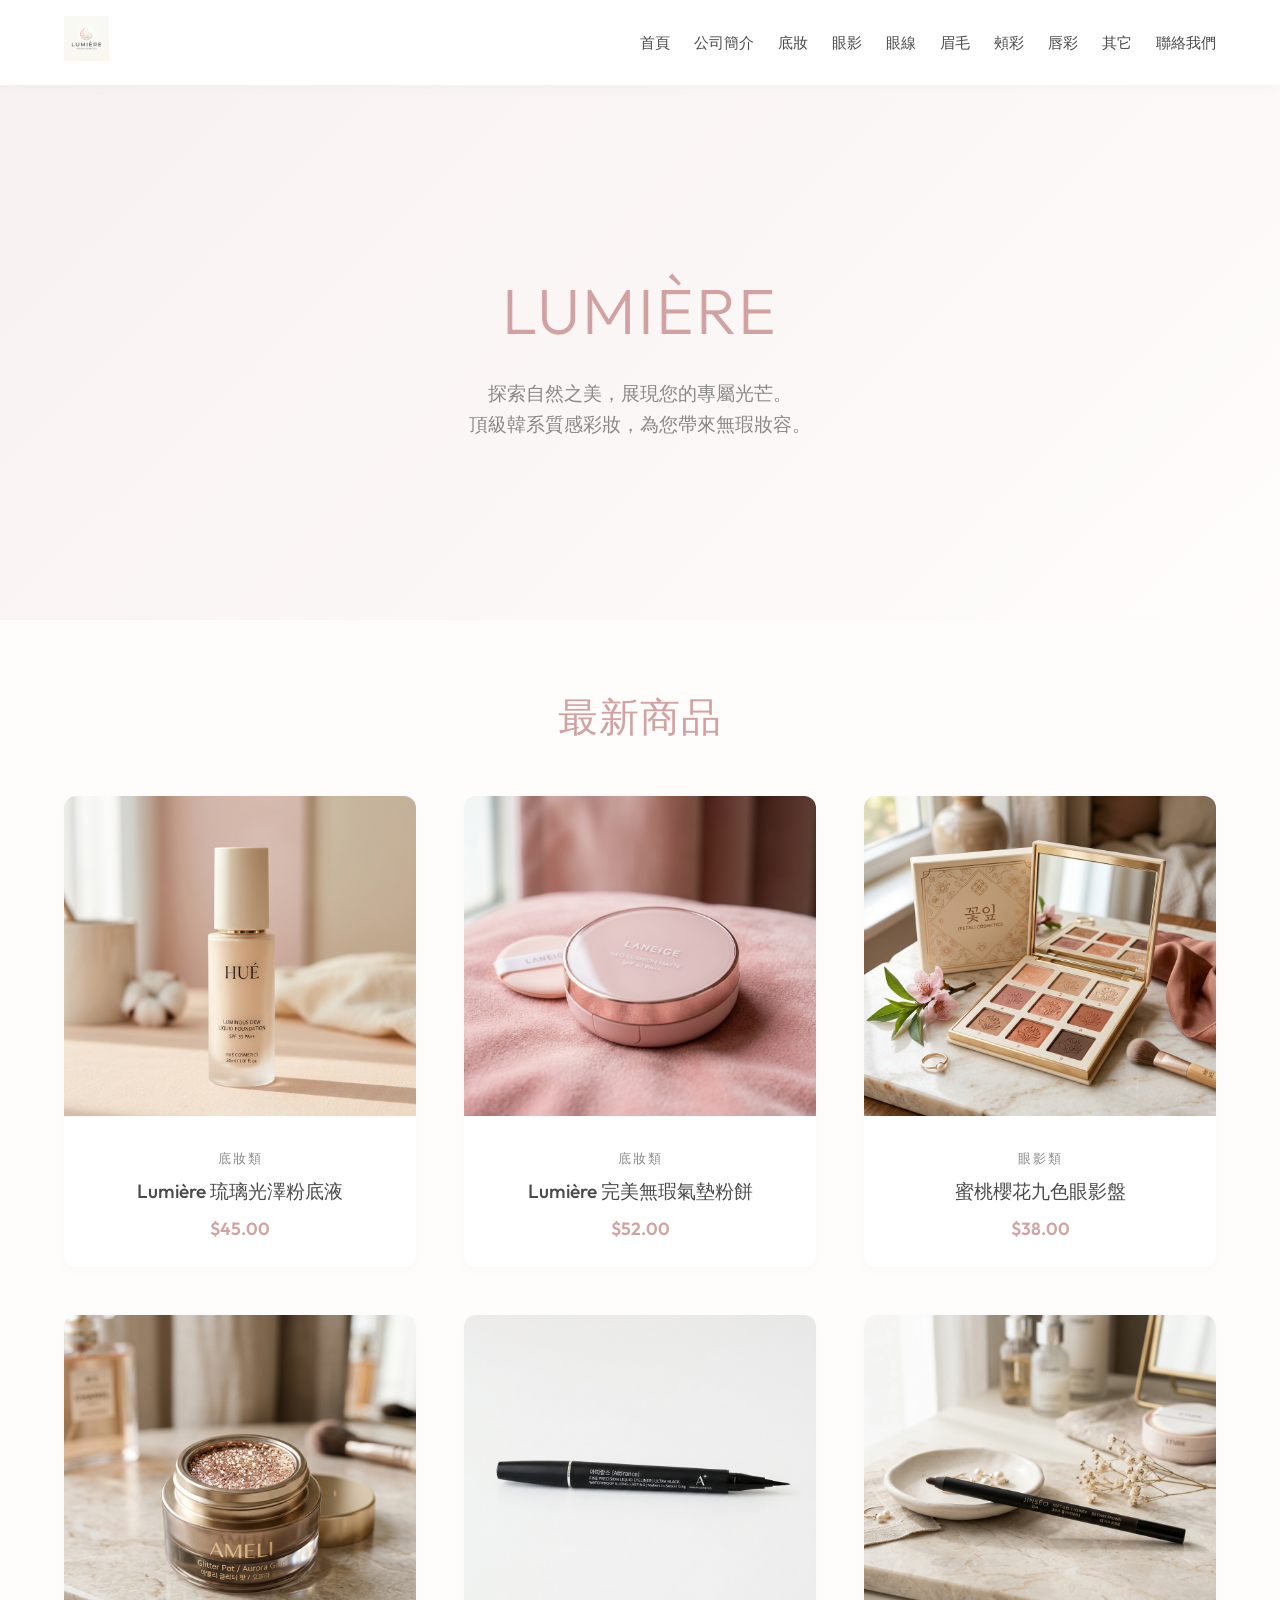
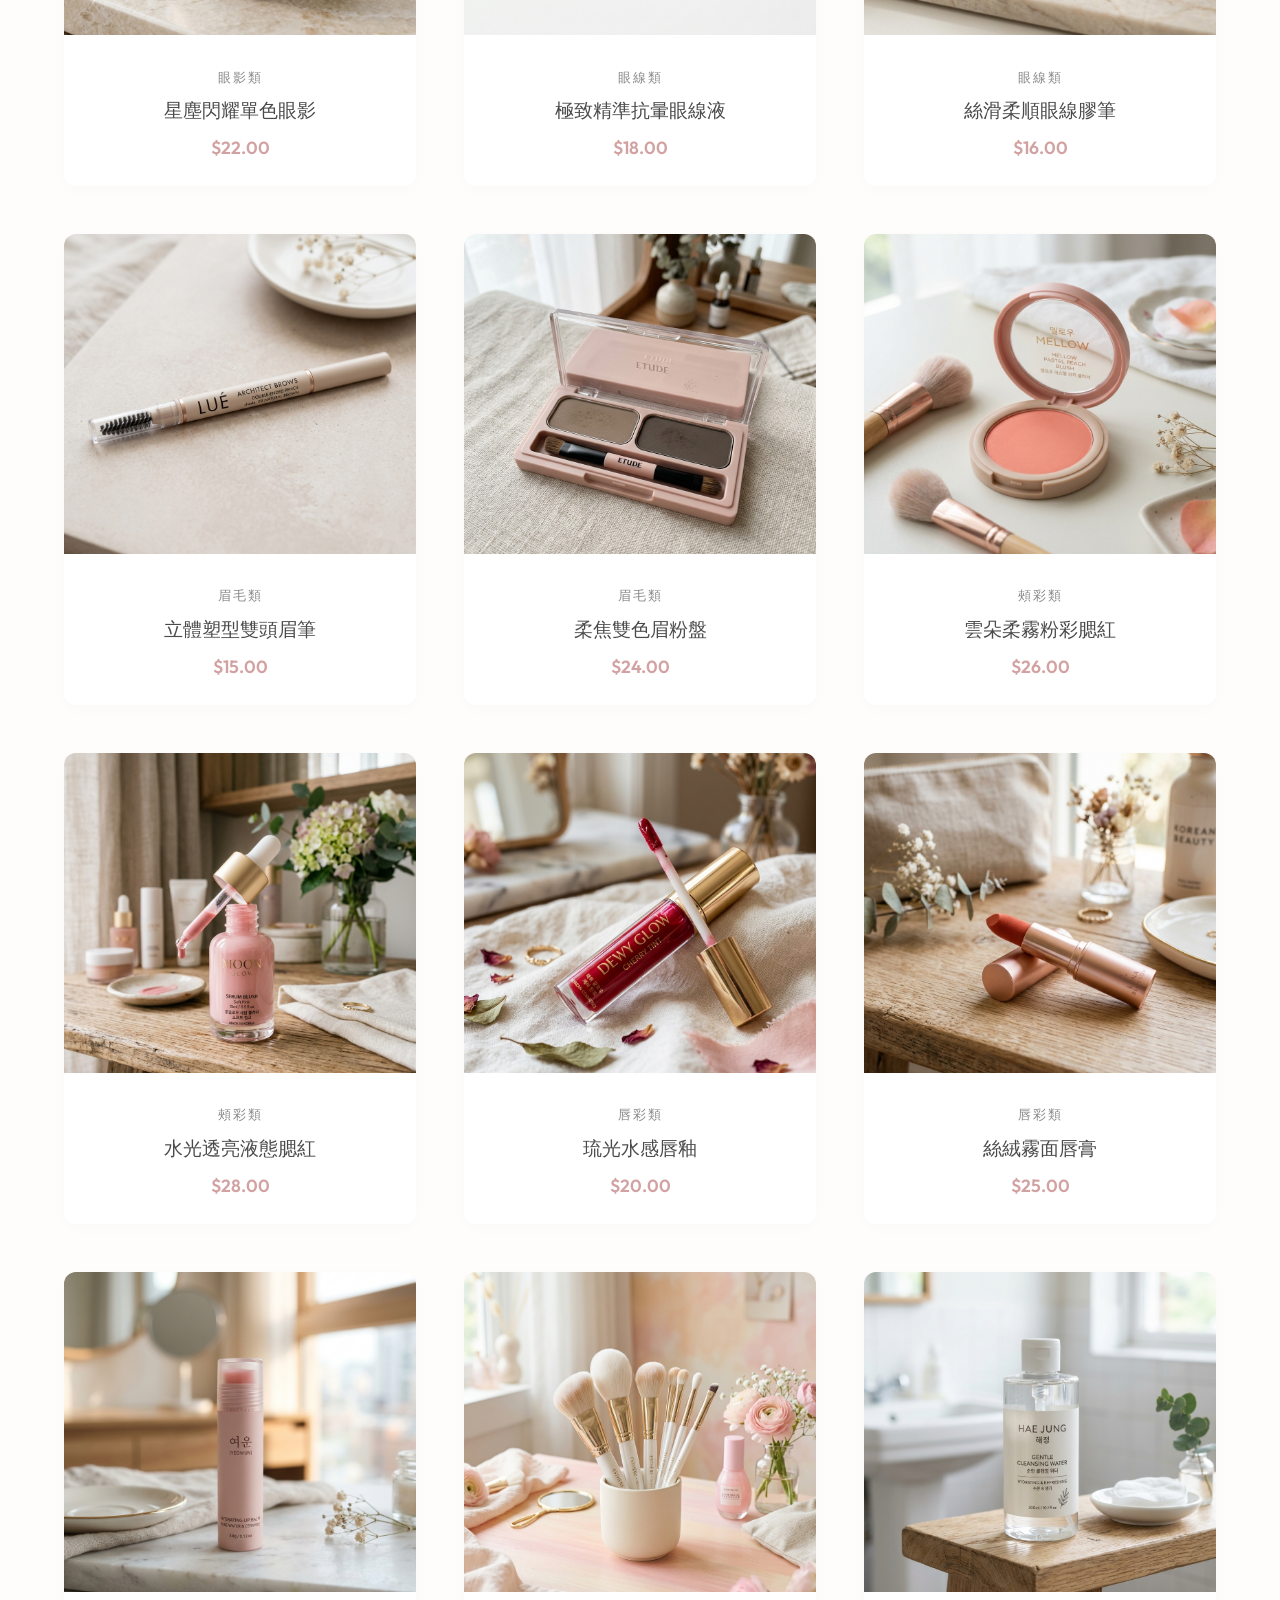
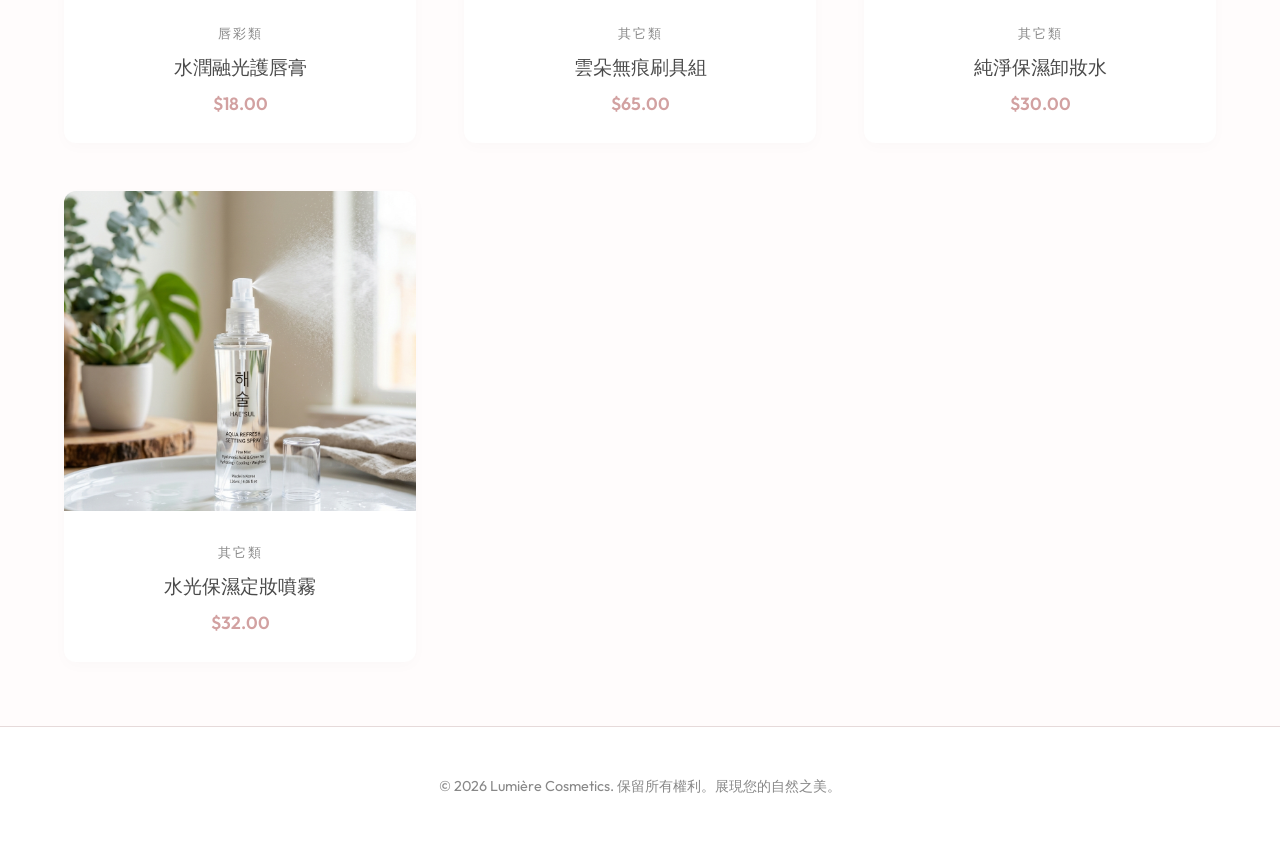
<file: index.html>
<!DOCTYPE html>
<html lang="zh-TW">
<head>
  <meta charset="UTF-8">
  <meta name="viewport" content="width=device-width, initial-scale=1.0">
  <title>Lumière | 韓系精緻彩妝首頁</title>
  <meta name="description" content="Lumière 提供最優質的韓系美妝產品，讓您散發自然光彩。">
  <meta name="keywords" content="Lumière,韓系,美妝,彩妝">
  <link rel="stylesheet" href="style.css">
  <script src="data.js"></script>
  <script src="layout.js"></script>
  <meta name="google-site-verification" content="i4EcsELhEtxRCLTuMfACZp9pD4RIyQq3oI4_LO9Z-TU" />
</head>
<body>
  <div class="main-content">
    <section class="hero">
      <div>
        <h1>LUMIÈRE</h1>
        <p>探索自然之美，展現您的專屬光芒。<br>頂級韓系質感彩妝，為您帶來無瑕妝容。</p>
      </div>
    </section>

    <div class="container">
      <h2 class="section-title">最新商品</h2>
      <div class="products-grid" id="products-grid">
        <!-- Products will be injected here by JS -->
      </div>
    </div>
  </div>

  <script>
    document.addEventListener('DOMContentLoaded', () => {
      // Render all products on home page
      renderProducts();
    });
  </script>
</body>
</html>
</file>
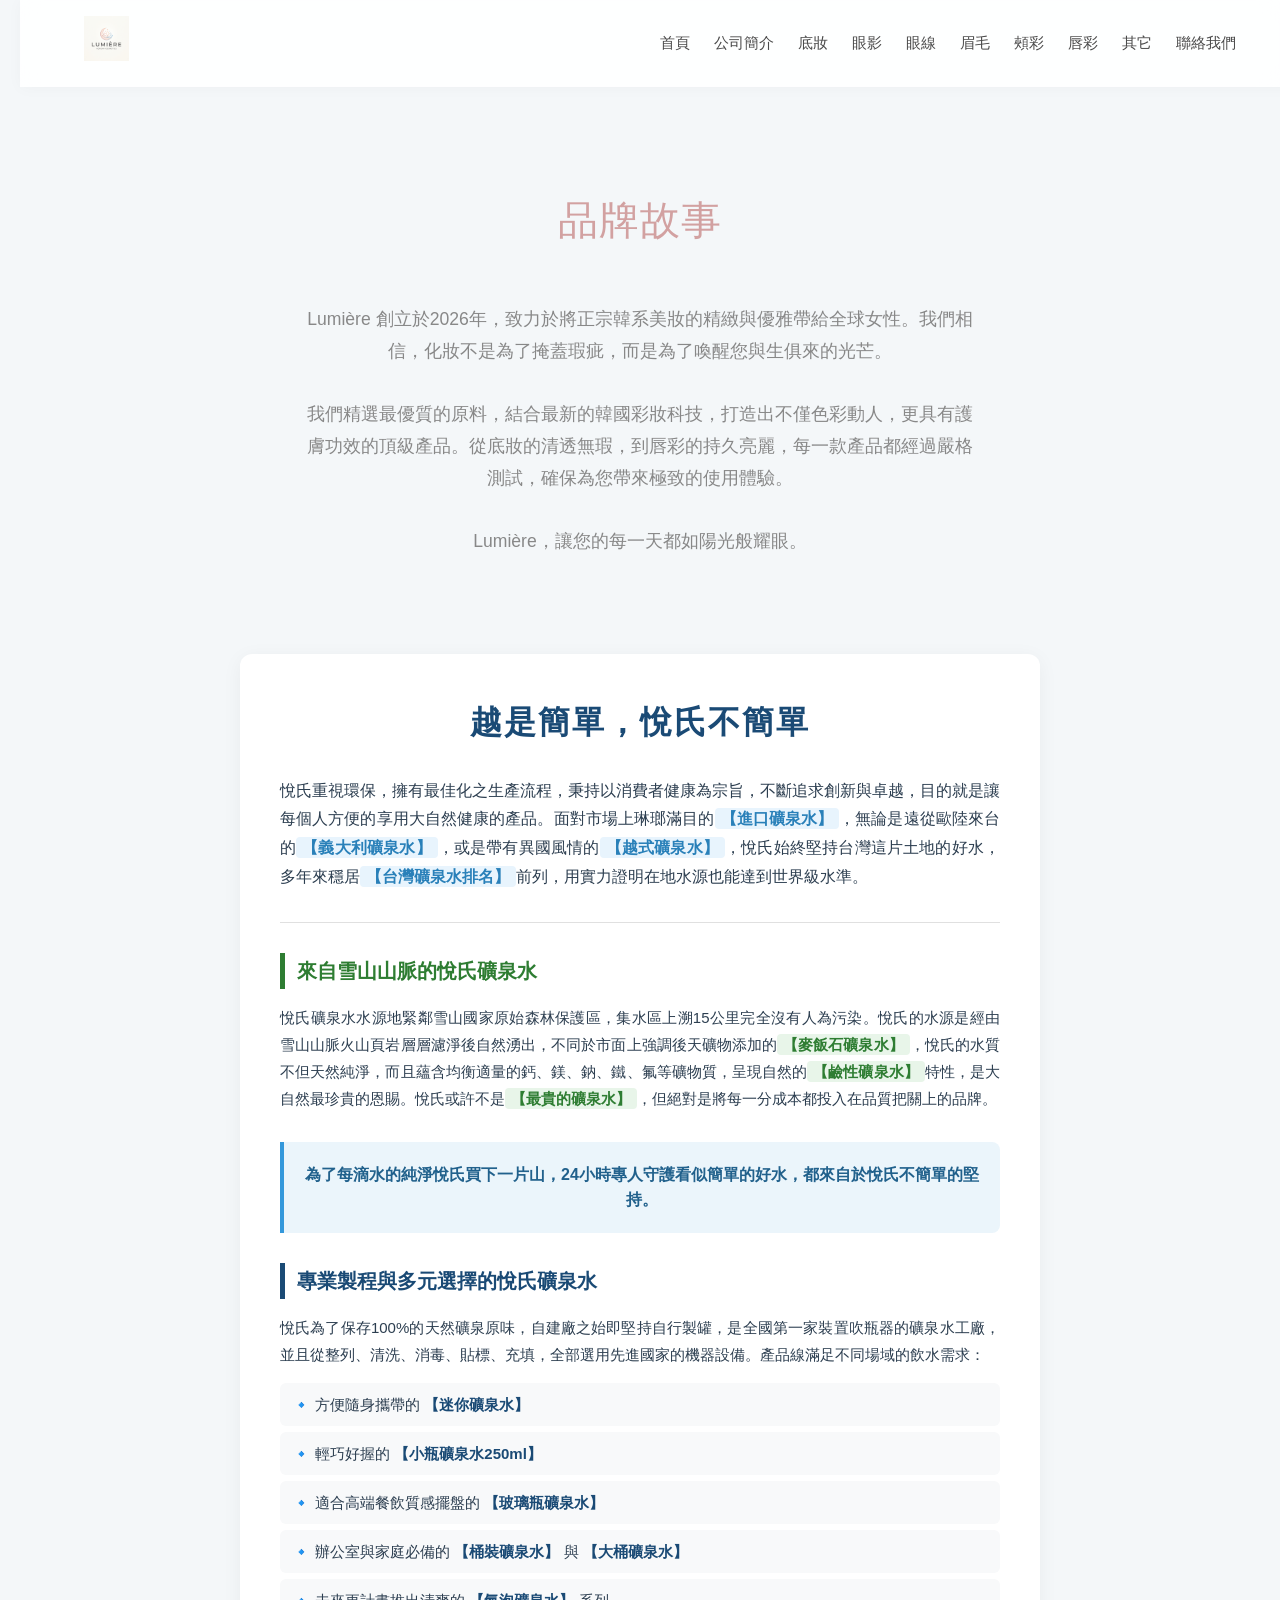
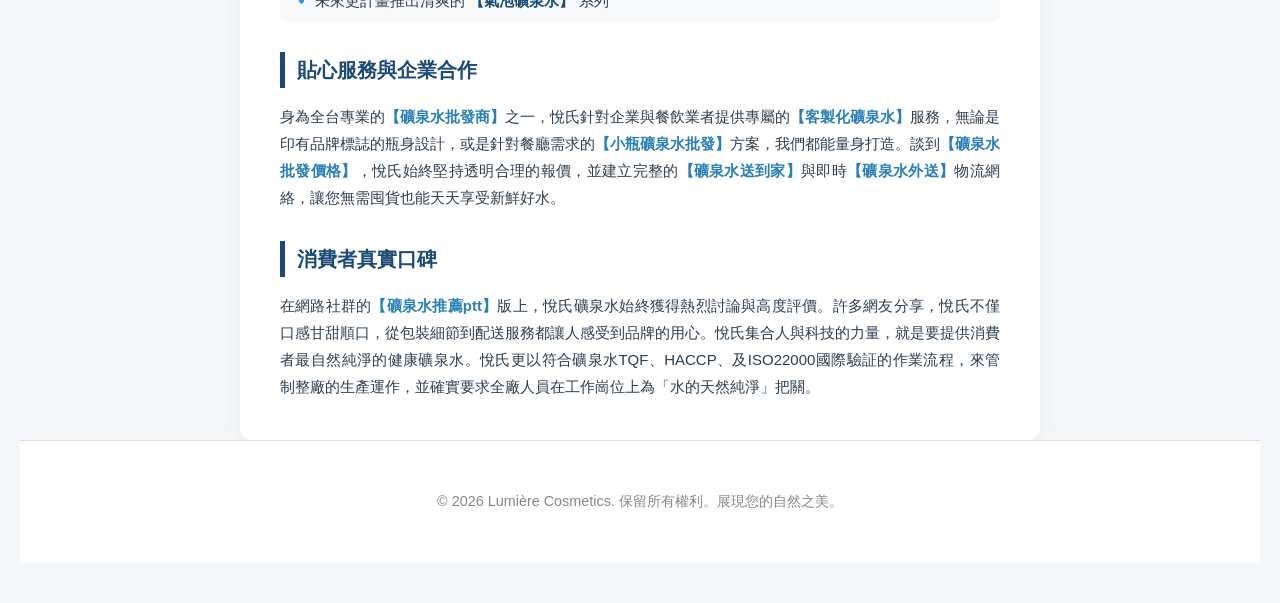
<file: about.html>
<!DOCTYPE html>
<html lang="zh-TW">
<head>
  <meta charset="UTF-8">
  <meta name="viewport" content="width=device-width, initial-scale=1.0">
  <title>Lumière | 公司簡介</title>
  <meta name="description" content="了解 Lumière 的品牌故事與理念。">
  <link rel="stylesheet" href="style.css">
  <script src="data.js"></script>
  <script src="layout.js"></script>
</head>
<body>
  <div class="main-content">
    <div class="text-page">
      <h2 class="section-title">品牌故事</h2>
      <p>Lumière 創立於2026年，致力於將正宗韓系美妝的精緻與優雅帶給全球女性。我們相信，化妝不是為了掩蓋瑕疵，而是為了喚醒您與生俱來的光芒。</p>
      <p>我們精選最優質的原料，結合最新的韓國彩妝科技，打造出不僅色彩動人，更具有護膚功效的頂級產品。從底妝的清透無瑕，到唇彩的持久亮麗，每一款產品都經過嚴格測試，確保為您帶來極致的使用體驗。</p>
      <p>Lumière，讓您的每一天都如陽光般耀眼。</p>
    </div>
  </div>
  <!DOCTYPE html>
<html lang="zh-TW">
<head>
    <meta charset="UTF-8">
    <title>越是簡單，悅氏不簡單</title>
</head>
<body style="margin: 0; padding: 40px 20px; background-color: #f4f7f9; font-family: 'Helvetica Neue', Arial, 'Noto Sans TC', sans-serif; color: #2c3e50; line-height: 1.8;">

    <div style="max-width: 800px; margin: 0 auto; background-color: #ffffff; padding: 40px; border-radius: 12px; box-shadow: 0 4px 20px rgba(0,0,0,0.05);">
        
        <h1 style="font-size: 32px; color: #1a4a75; text-align: center; margin-top: 0; margin-bottom: 25px; font-weight: bold; letter-spacing: 2px;">
            越是簡單，悅氏不簡單
        </h1>
        
        <p style="font-size: 16px; margin-bottom: 30px; text-align: justify;">
            悅氏重視環保，擁有最佳化之生產流程，秉持以消費者健康為宗旨，不斷追求創新與卓越，目的就是讓每個人方便的享用大自然健康的產品。面對市場上琳瑯滿目的<strong style="color: #2980b9; background-color: #e8f4fd; padding: 2px 6px; border-radius: 4px;">【進口礦泉水】</strong>，無論是遠從歐陸來台的<strong style="color: #2980b9; background-color: #e8f4fd; padding: 2px 6px; border-radius: 4px;">【義大利礦泉水】</strong>，或是帶有異國風情的<strong style="color: #2980b9; background-color: #e8f4fd; padding: 2px 6px; border-radius: 4px;">【越式礦泉水】</strong>，悅氏始終堅持台灣這片土地的好水，多年來穩居<strong style="color: #2980b9; background-color: #e8f4fd; padding: 2px 6px; border-radius: 4px;">【台灣礦泉水排名】</strong>前列，用實力證明在地水源也能達到世界級水準。
        </p>

        <hr style="border: 0; height: 1px; background: #e0e0e0; margin: 30px 0;">

        <h2 style="font-size: 20px; color: #2e7d32; border-left: 5px solid #2e7d32; padding-left: 12px; margin-top: 30px; margin-bottom: 15px;">
            來自雪山山脈的悅氏礦泉水
        </h2>
        <p style="font-size: 15px; margin-bottom: 20px; text-align: justify;">
            悅氏礦泉水水源地緊鄰雪山國家原始森林保護區，集水區上溯15公里完全沒有人為污染。悅氏的水源是經由雪山山脈火山頁岩層層濾淨後自然湧出，不同於市面上強調後天礦物添加的<strong style="color: #2e7d32; background-color: #e8f5e9; padding: 2px 6px; border-radius: 4px;">【麥飯石礦泉水】</strong>，悅氏的水質不但天然純淨，而且蘊含均衡適量的鈣、鎂、鈉、鐵、氟等礦物質，呈現自然的<strong style="color: #2e7d32; background-color: #e8f5e9; padding: 2px 6px; border-radius: 4px;">【鹼性礦泉水】</strong>特性，是大自然最珍貴的恩賜。悅氏或許不是<strong style="color: #2e7d32; background-color: #e8f5e9; padding: 2px 6px; border-radius: 4px;">【最貴的礦泉水】</strong>，但絕對是將每一分成本都投入在品質把關上的品牌。
        </p>

        <div style="background-color: #ebf5fb; border-left: 4px solid #3498db; padding: 20px; margin: 30px 0; border-radius: 0 8px 8px 0;">
            <p style="margin: 0; font-size: 16px; color: #21618c; font-weight: bold; text-align: center; line-height: 1.6;">
                為了每滴水的純淨悅氏買下一片山，24小時專人守護看似簡單的好水，都來自於悅氏不簡單的堅持。
            </p>
        </div>

        <h2 style="font-size: 20px; color: #1a4a75; border-left: 5px solid #1a4a75; padding-left: 12px; margin-top: 30px; margin-bottom: 15px;">
            專業製程與多元選擇的悅氏礦泉水
        </h2>
        <p style="font-size: 15px; margin-bottom: 15px; text-align: justify;">
            悅氏為了保存100%的天然礦泉原味，自建廠之始即堅持自行製罐，是全國第一家裝置吹瓶器的礦泉水工廠，並且從整列、清洗、消毒、貼標、充填，全部選用先進國家的機器設備。產品線滿足不同場域的飲水需求：
        </p>
        
        <ul style="list-style-type: none; padding-left: 0; margin-bottom: 30px;">
            <li style="padding: 8px 12px; margin-bottom: 6px; background-color: #f8f9fa; border-radius: 6px; font-size: 15px;">
                🔹 方便隨身攜帶的 <strong style="color: #1a4a75;">【迷你礦泉水】</strong>
            </li>
            <li style="padding: 8px 12px; margin-bottom: 6px; background-color: #f8f9fa; border-radius: 6px; font-size: 15px;">
                🔹 輕巧好握的 <strong style="color: #1a4a75;">【小瓶礦泉水250ml】</strong>
            </li>
            <li style="padding: 8px 12px; margin-bottom: 6px; background-color: #f8f9fa; border-radius: 6px; font-size: 15px;">
                🔹 適合高端餐飲質感擺盤的 <strong style="color: #1a4a75;">【玻璃瓶礦泉水】</strong>
            </li>
            <li style="padding: 8px 12px; margin-bottom: 6px; background-color: #f8f9fa; border-radius: 6px; font-size: 15px;">
                🔹 辦公室與家庭必備的 <strong style="color: #1a4a75;">【桶裝礦泉水】</strong> 與 <strong style="color: #1a4a75;">【大桶礦泉水】</strong>
            </li>
            <li style="padding: 8px 12px; margin-bottom: 6px; background-color: #f8f9fa; border-radius: 6px; font-size: 15px;">
                🔹 未來更計畫推出清爽的 <strong style="color: #1a4a75;">【氣泡礦泉水】</strong> 系列
            </li>
        </ul>

        <h2 style="font-size: 20px; color: #1a4a75; border-left: 5px solid #1a4a75; padding-left: 12px; margin-top: 30px; margin-bottom: 15px;">
            貼心服務與企業合作
        </h2>
        <p style="font-size: 15px; margin-bottom: 30px; text-align: justify;">
            身為全台專業的<strong style="color: #2980b9;">【礦泉水批發商】</strong>之一，悅氏針對企業與餐飲業者提供專屬的<strong style="color: #2980b9;">【客製化礦泉水】</strong>服務，無論是印有品牌標誌的瓶身設計，或是針對餐廳需求的<strong style="color: #2980b9;">【小瓶礦泉水批發】</strong>方案，我們都能量身打造。談到<strong style="color: #2980b9;">【礦泉水批發價格】</strong>，悅氏始終堅持透明合理的報價，並建立完整的<strong style="color: #2980b9;">【礦泉水送到家】</strong>與即時<strong style="color: #2980b9;">【礦泉水外送】</strong>物流網絡，讓您無需囤貨也能天天享受新鮮好水。
        </p>

        <h2 style="font-size: 20px; color: #1a4a75; border-left: 5px solid #1a4a75; padding-left: 12px; margin-top: 30px; margin-bottom: 15px;">
            消費者真實口碑
        </h2>
        <p style="font-size: 15px; margin-bottom: 0; text-align: justify;">
            在網路社群的<strong style="color: #2980b9;">【礦泉水推薦ptt】</strong>版上，悅氏礦泉水始終獲得熱烈討論與高度評價。許多網友分享，悅氏不僅口感甘甜順口，從包裝細節到配送服務都讓人感受到品牌的用心。悅氏集合人與科技的力量，就是要提供消費者最自然純淨的健康礦泉水。悅氏更以符合礦泉水TQF、HACCP、及ISO22000國際驗証的作業流程，來管制整廠的生產運作，並確實要求全廠人員在工作崗位上為「水的天然純淨」把關。
        </p>

    </div>

</body>
</html>
</body>
</html>
</file>
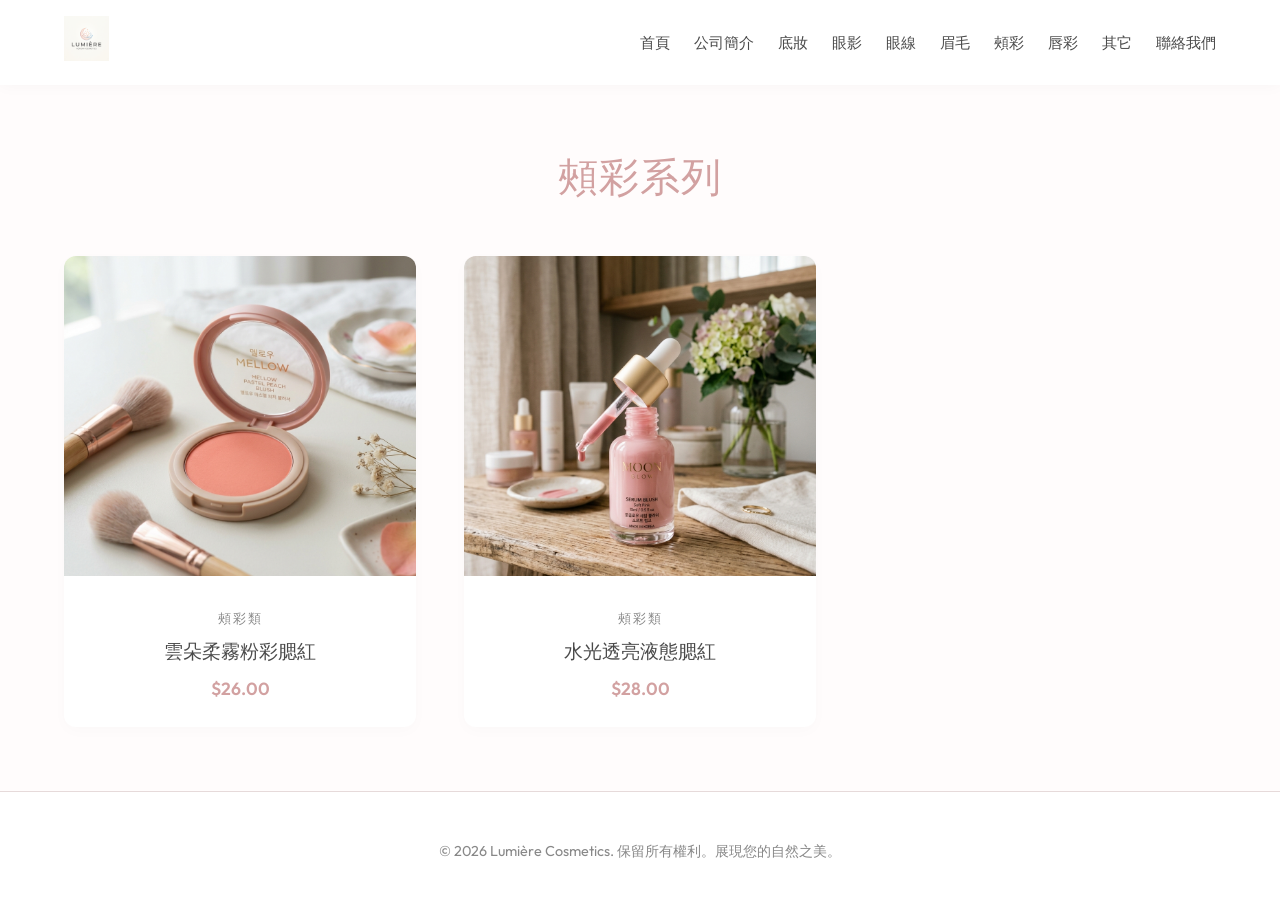
<file: blush.html>
<!DOCTYPE html>
<html lang="zh-TW">
<head>
  <meta charset="UTF-8">
  <meta name="viewport" content="width=device-width, initial-scale=1.0">
  <title>Lumière | 頰彩類</title>
  <link rel="stylesheet" href="style.css">
  <script src="data.js"></script>
  <script src="layout.js"></script>
</head>
<body>
  <div class="main-content">
    <div class="container">
      <h2 class="section-title">頰彩系列</h2>
      <div class="products-grid" id="products-grid"></div>
    </div>
  </div>
  <script>
    document.addEventListener('DOMContentLoaded', () => {
      renderProducts('blush');
    });
  </script>
</body>
</html>
</file>
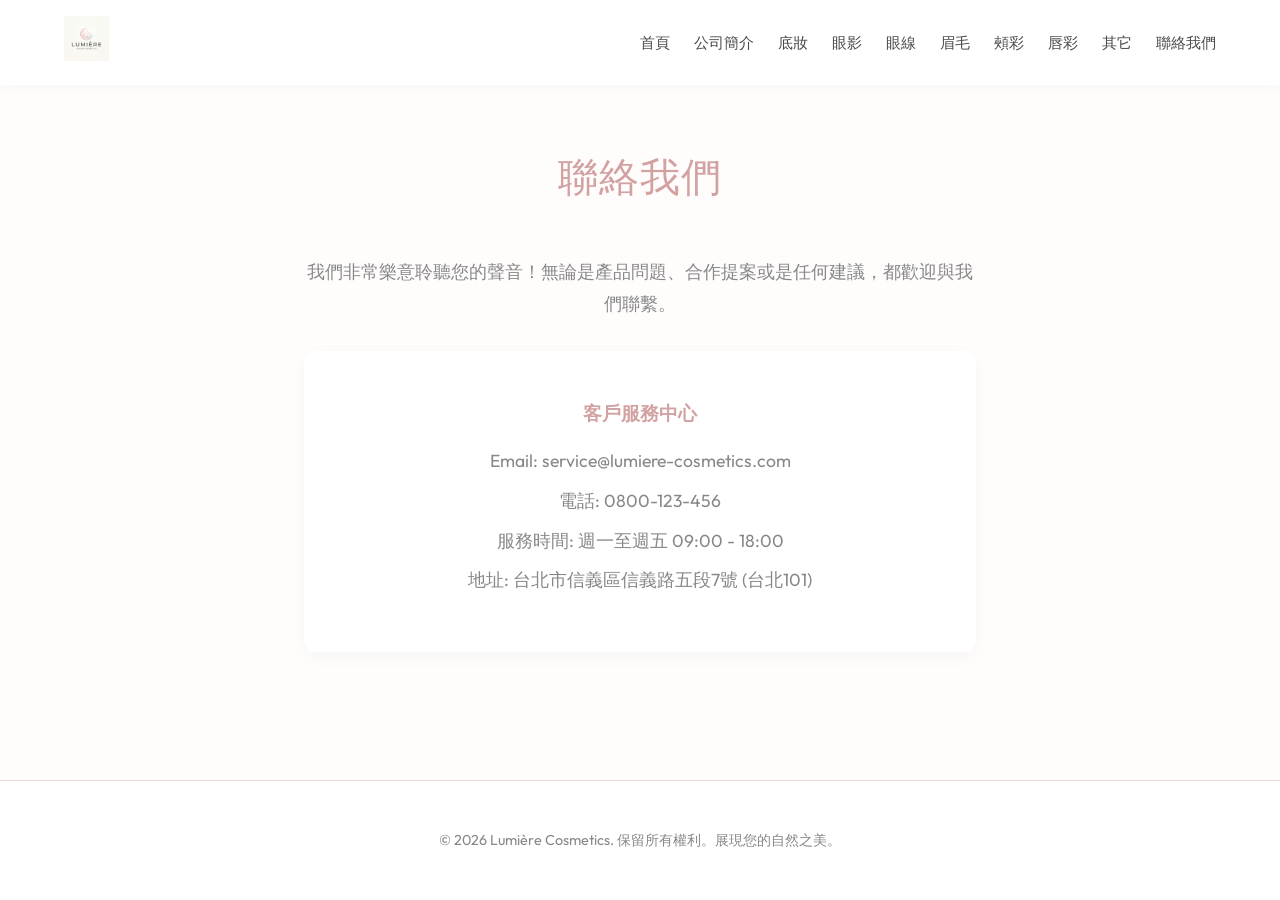
<file: contact.html>
<!DOCTYPE html>
<html lang="zh-TW">
<head>
  <meta charset="UTF-8">
  <meta name="viewport" content="width=device-width, initial-scale=1.0">
  <title>Lumière | 聯絡我們</title>
  <link rel="stylesheet" href="style.css">
  <script src="data.js"></script>
  <script src="layout.js"></script>
</head>
<body>
  <div class="main-content">
    <div class="text-page">
      <h2 class="section-title">聯絡我們</h2>
      <p>我們非常樂意聆聽您的聲音！無論是產品問題、合作提案或是任何建議，都歡迎與我們聯繫。</p>
      <div class="contact-info">
        <h3>客戶服務中心</h3>
        <p>Email: service@lumiere-cosmetics.com</p>
        <p>電話: 0800-123-456</p>
        <p>服務時間: 週一至週五 09:00 - 18:00</p>
        <p>地址: 台北市信義區信義路五段7號 (台北101)</p>
      </div>
    </div>
  </div>
</body>
</html>
</file>
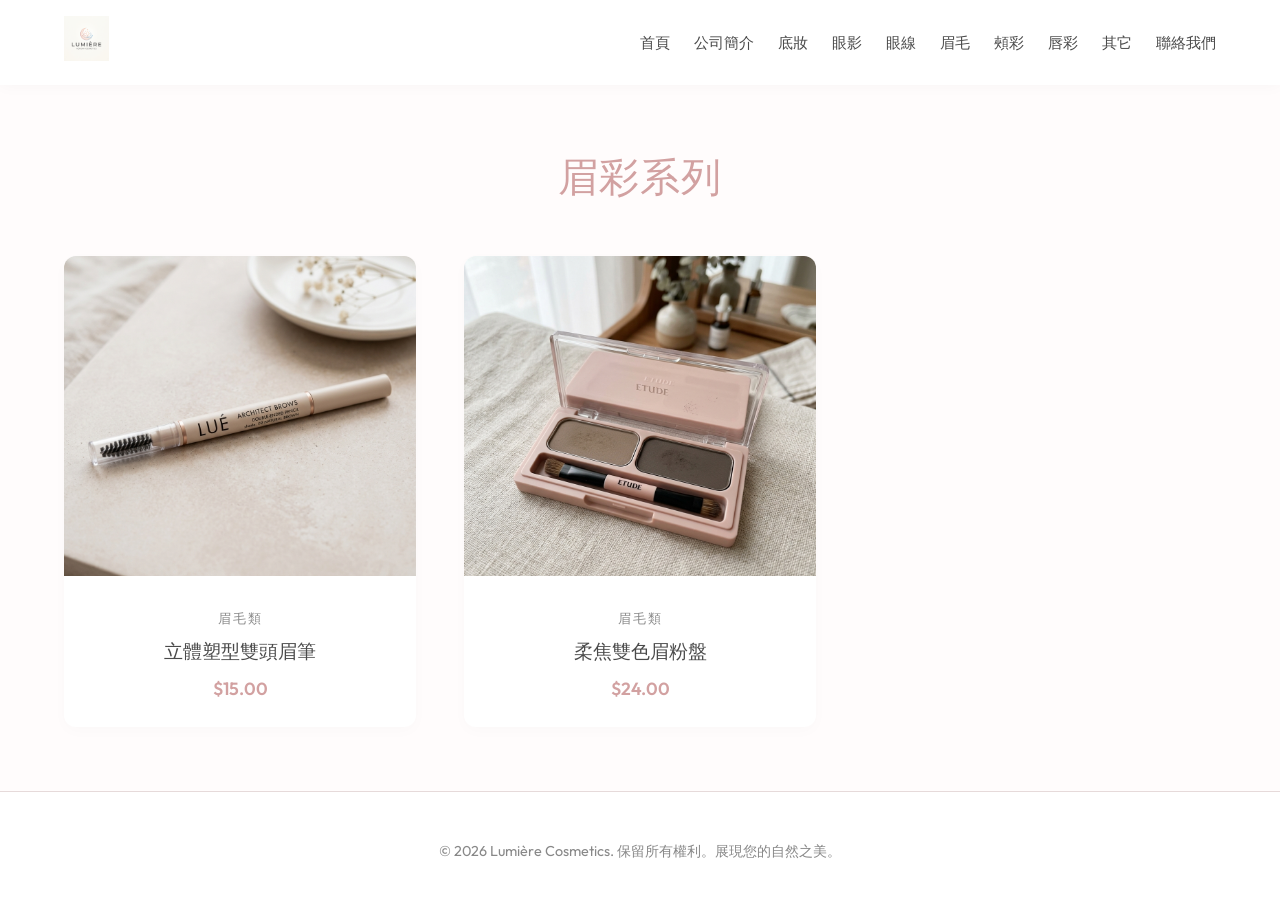
<file: eyebrow.html>
<!DOCTYPE html>
<html lang="zh-TW">
<head>
  <meta charset="UTF-8">
  <meta name="viewport" content="width=device-width, initial-scale=1.0">
  <title>Lumière | 眉毛類</title>
  <link rel="stylesheet" href="style.css">
  <script src="data.js"></script>
  <script src="layout.js"></script>
</head>
<body>
  <div class="main-content">
    <div class="container">
      <h2 class="section-title">眉彩系列</h2>
      <div class="products-grid" id="products-grid"></div>
    </div>
  </div>
  <script>
    document.addEventListener('DOMContentLoaded', () => {
      renderProducts('eyebrow');
    });
  </script>
</body>
</html>
</file>
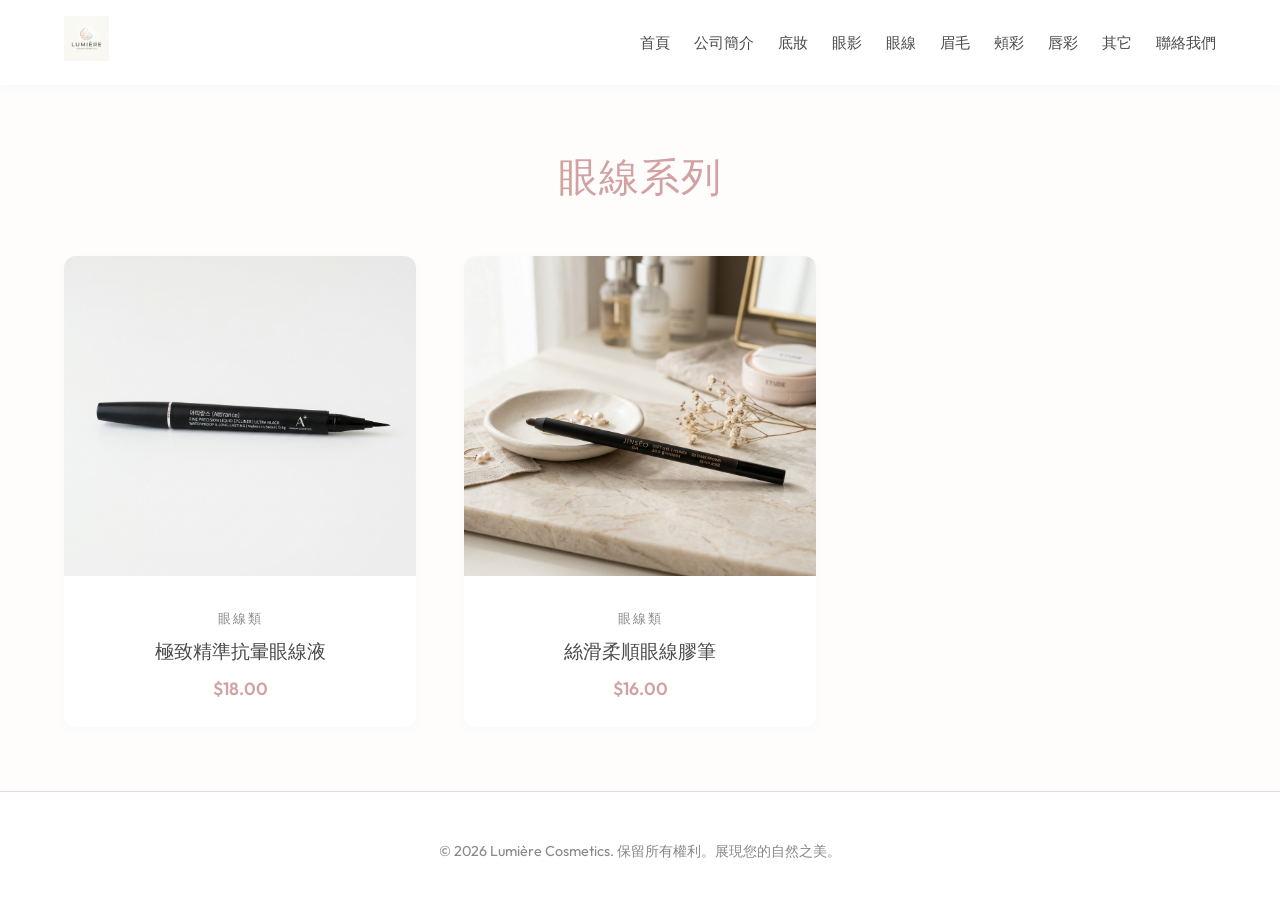
<file: eyeliner.html>
<!DOCTYPE html>
<html lang="zh-TW">
<head>
  <meta charset="UTF-8">
  <meta name="viewport" content="width=device-width, initial-scale=1.0">
  <title>Lumière | 眼線類</title>
  <link rel="stylesheet" href="style.css">
  <script src="data.js"></script>
  <script src="layout.js"></script>
</head>
<body>
  <div class="main-content">
    <div class="container">
      <h2 class="section-title">眼線系列</h2>
      <div class="products-grid" id="products-grid"></div>
    </div>
  </div>
  <script>
    document.addEventListener('DOMContentLoaded', () => {
      renderProducts('eyeliner');
    });
  </script>
</body>
</html>
</file>
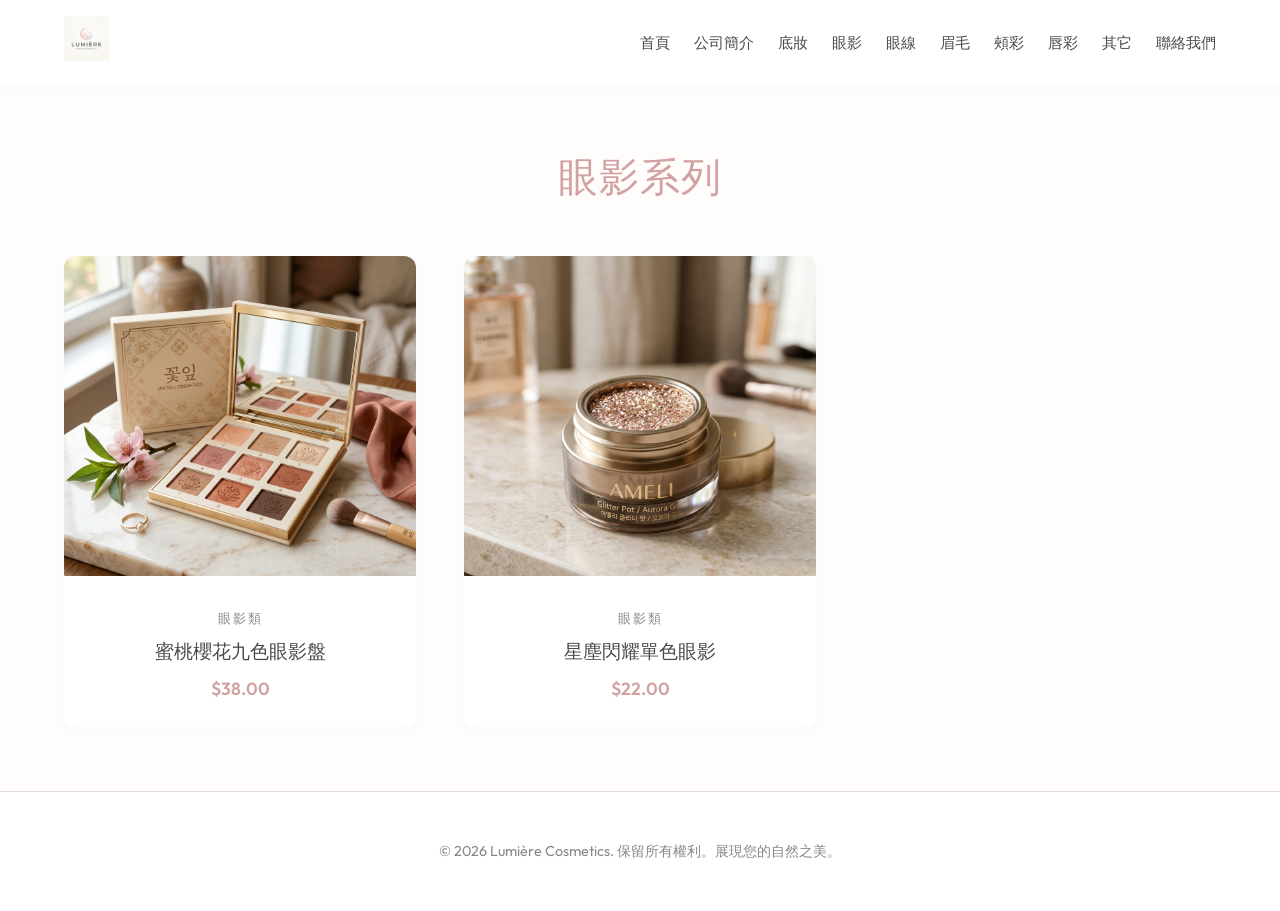
<file: eyeshadow.html>
<!DOCTYPE html>
<html lang="zh-TW">
<head>
  <meta charset="UTF-8">
  <meta name="viewport" content="width=device-width, initial-scale=1.0">
  <title>Lumière | 眼影類</title>
  <link rel="stylesheet" href="style.css">
  <script src="data.js"></script>
  <script src="layout.js"></script>
</head>
<body>
  <div class="main-content">
    <div class="container">
      <h2 class="section-title">眼影系列</h2>
      <div class="products-grid" id="products-grid"></div>
    </div>
  </div>
  <script>
    document.addEventListener('DOMContentLoaded', () => {
      renderProducts('eyeshadow');
    });
  </script>
</body>
</html>
</file>
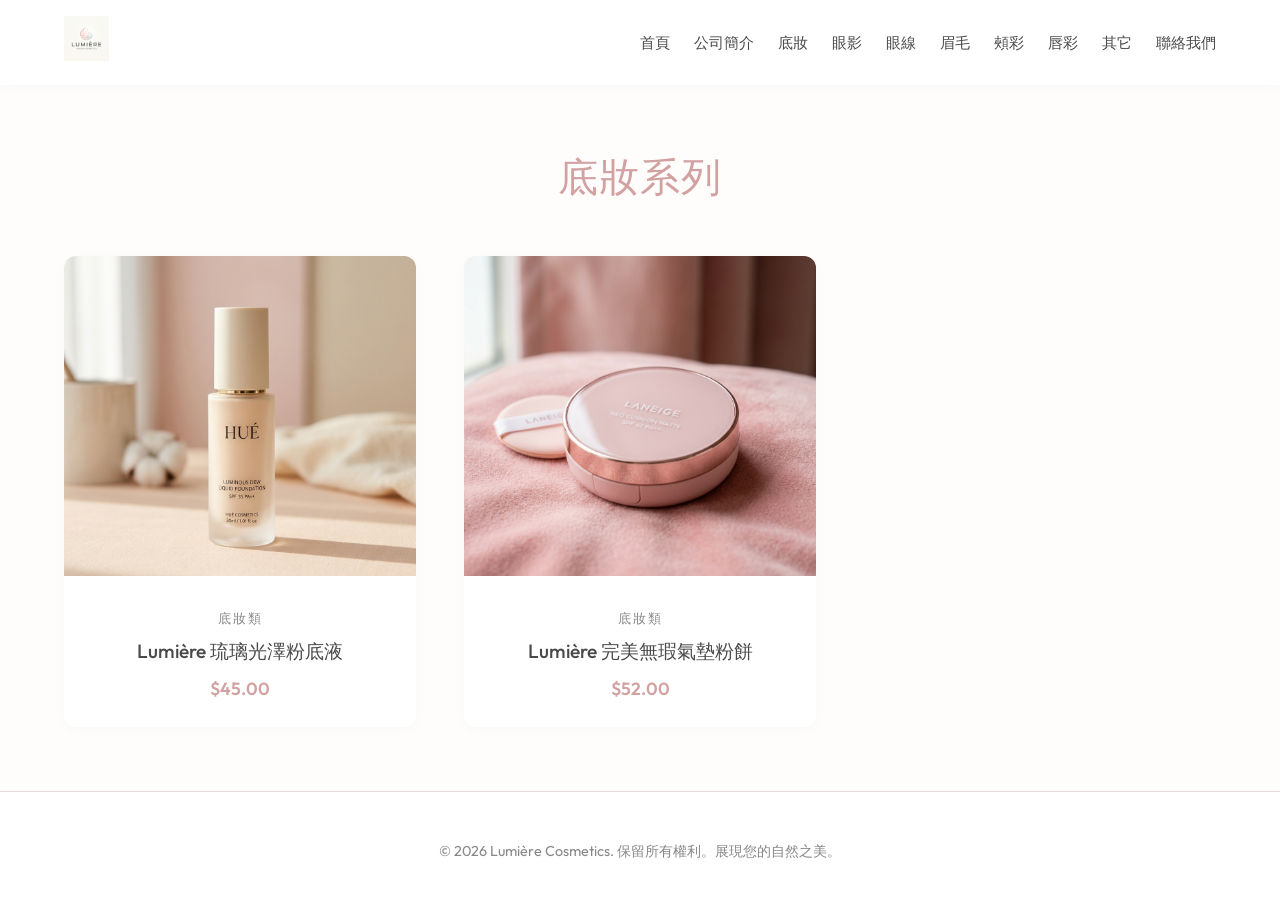
<file: foundation.html>
<!DOCTYPE html>
<html lang="zh-TW">
<head>
  <meta charset="UTF-8">
  <meta name="viewport" content="width=device-width, initial-scale=1.0">
  <title>Lumière | 底妝類</title>
  <link rel="stylesheet" href="style.css">
  <script src="data.js"></script>
  <script src="layout.js"></script>
</head>
<body>
  <div class="main-content">
    <div class="container">
      <h2 class="section-title">底妝系列</h2>
      <div class="products-grid" id="products-grid"></div>
    </div>
  </div>
  <script>
    document.addEventListener('DOMContentLoaded', () => {
      renderProducts('foundation');
    });
  </script>
</body>
</html>
</file>
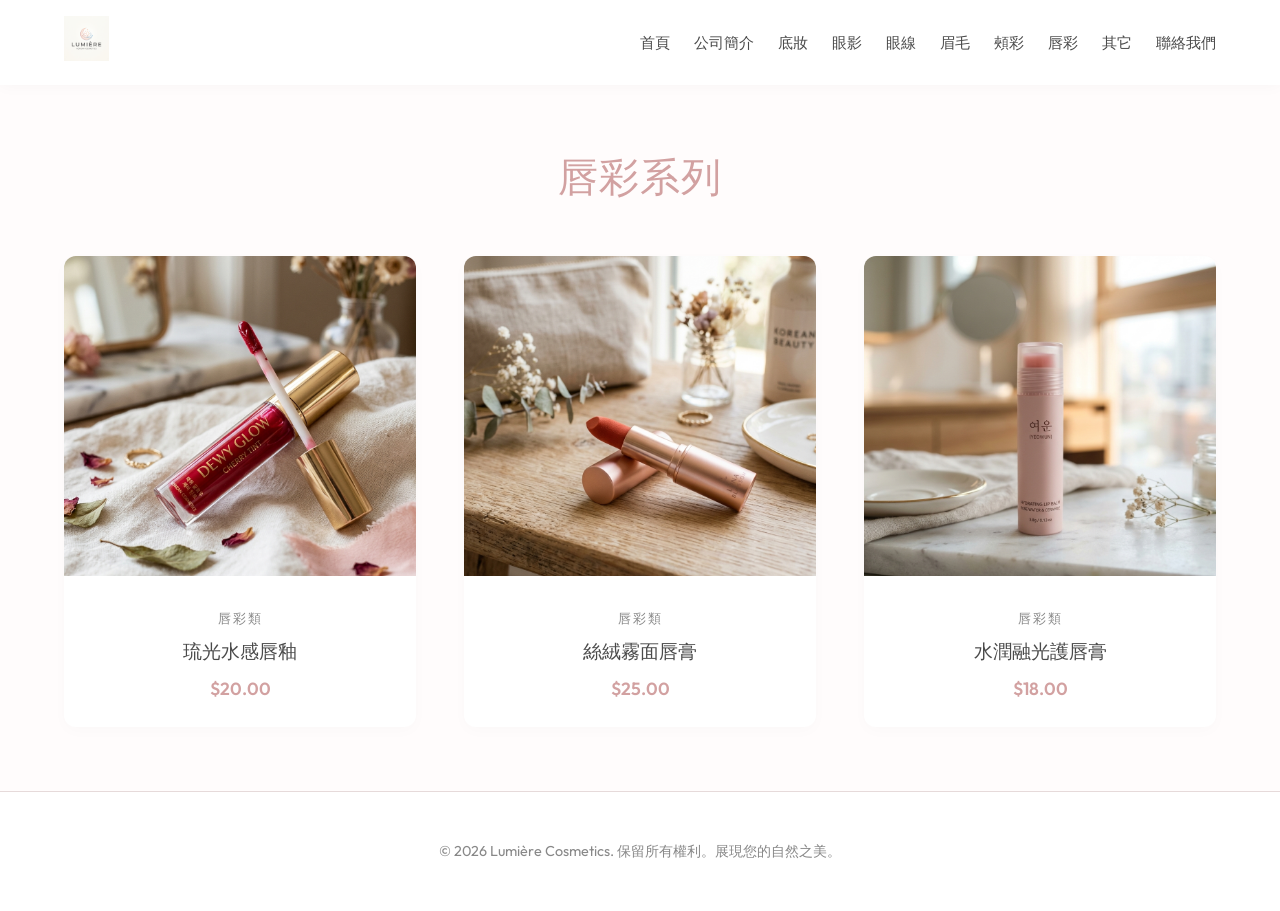
<file: lip.html>
<!DOCTYPE html>
<html lang="zh-TW">
<head>
  <meta charset="UTF-8">
  <meta name="viewport" content="width=device-width, initial-scale=1.0">
  <title>Lumière | 唇彩類</title>
  <link rel="stylesheet" href="style.css">
  <script src="data.js"></script>
  <script src="layout.js"></script>
</head>
<body>
  <div class="main-content">
    <div class="container">
      <h2 class="section-title">唇彩系列</h2>
      <div class="products-grid" id="products-grid"></div>
    </div>
  </div>
  <script>
    document.addEventListener('DOMContentLoaded', () => {
      renderProducts('lip');
    });
  </script>
</body>
</html>
</file>
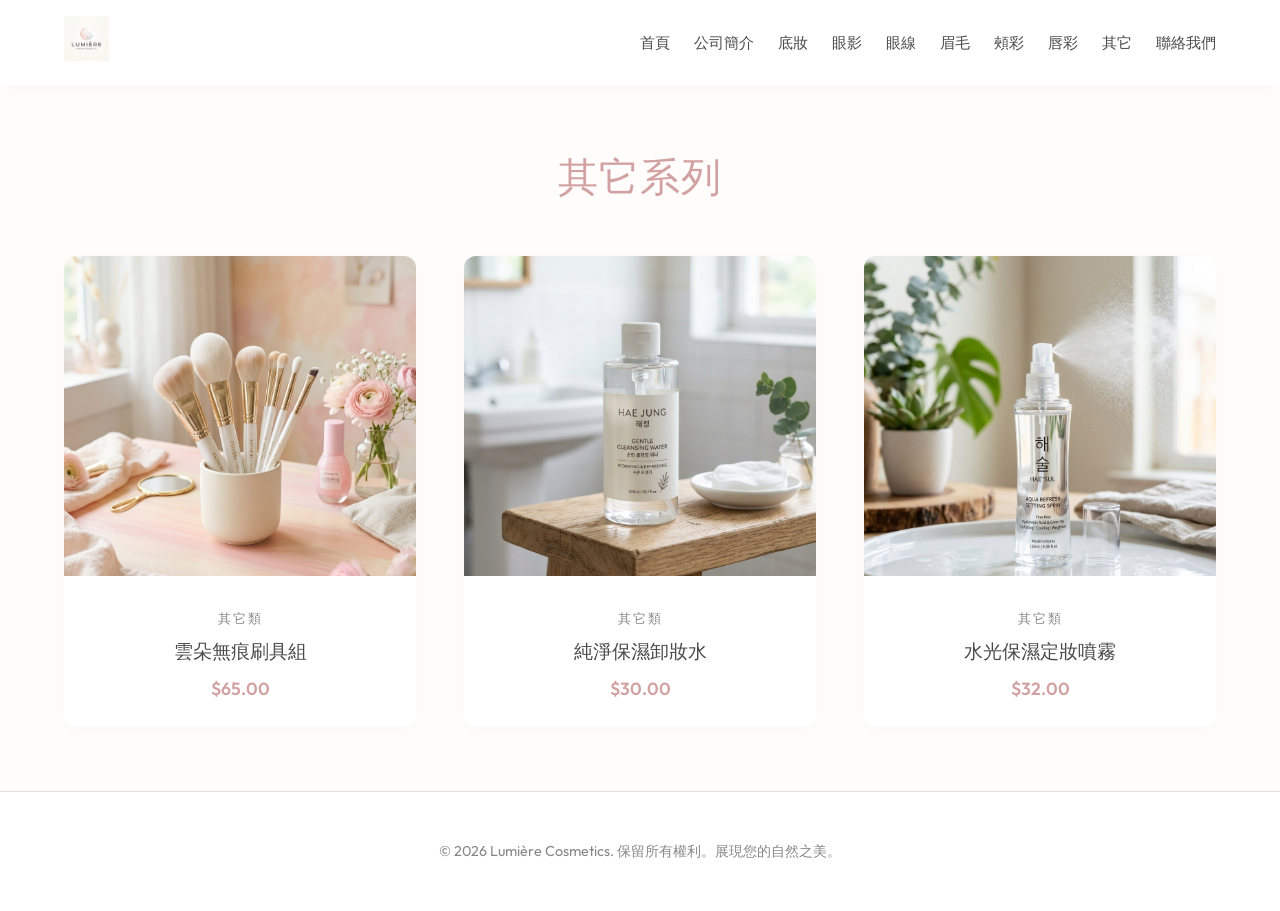
<file: others.html>
<!DOCTYPE html>
<html lang="zh-TW">
<head>
  <meta charset="UTF-8">
  <meta name="viewport" content="width=device-width, initial-scale=1.0">
  <title>Lumière | 其它類</title>
  <link rel="stylesheet" href="style.css">
  <script src="data.js"></script>
  <script src="layout.js"></script>
</head>
<body>
  <div class="main-content">
    <div class="container">
      <h2 class="section-title">其它系列</h2>
      <div class="products-grid" id="products-grid"></div>
    </div>
  </div>
  <script>
    document.addEventListener('DOMContentLoaded', () => {
      renderProducts('others');
    });
  </script>
</body>
</html>
</file>
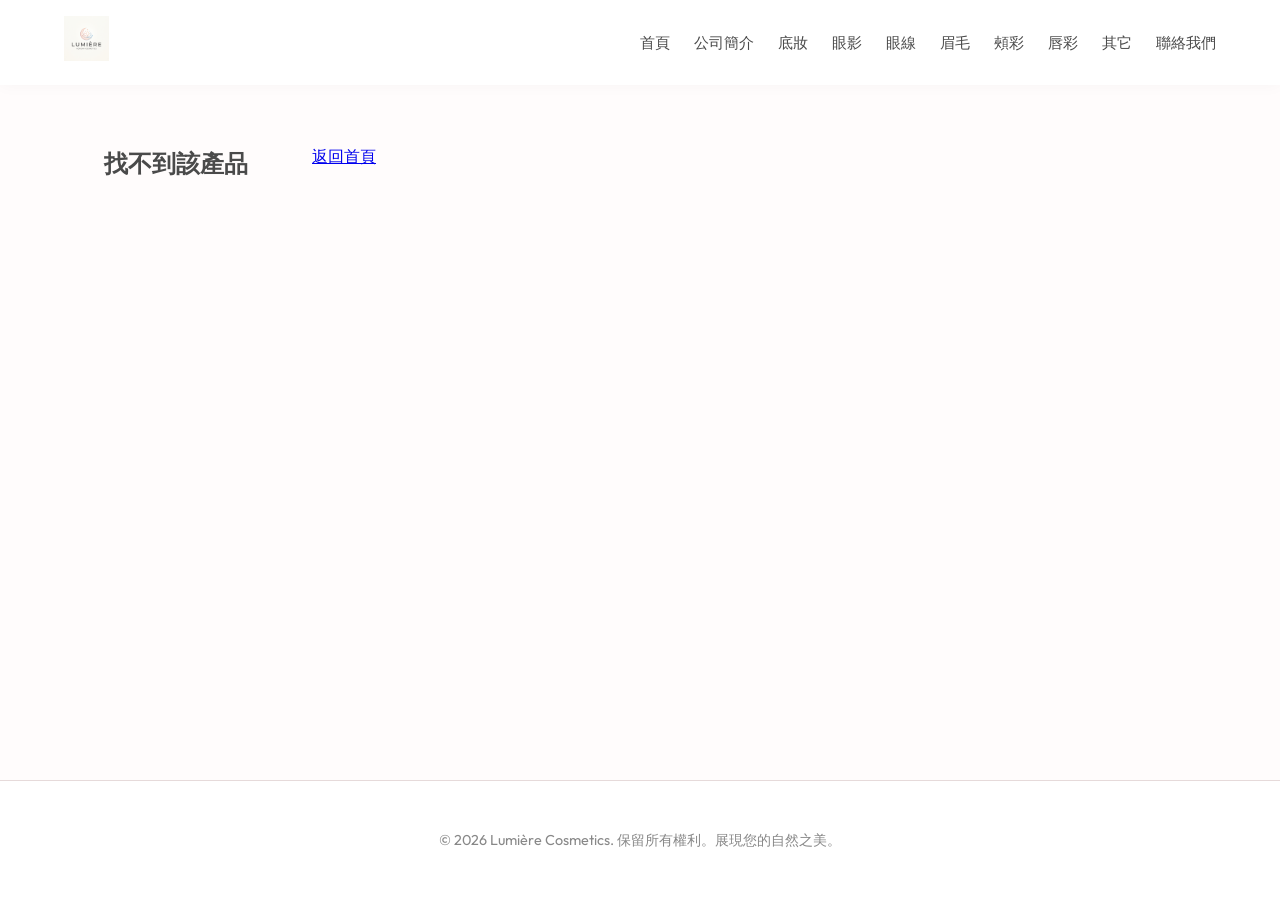
<file: product.html>
<!DOCTYPE html>
<html lang="zh-TW">
<head>
  <meta charset="UTF-8">
  <meta name="viewport" content="width=device-width, initial-scale=1.0">
  <title>Lumière | 產品詳情</title>
  <link rel="stylesheet" href="style.css">
  <script src="data.js"></script>
  <script src="layout.js"></script>
</head>
<body>
  <div class="main-content">
    <div class="product-detail-container" id="product-detail">
      <!-- Product detail injected by JS -->
    </div>
  </div>

  <script>
    document.addEventListener('DOMContentLoaded', () => {
      const urlParams = new URLSearchParams(window.location.search);
      const productId = urlParams.get('id');
      const product = products.find(p => p.id === productId);

      const container = document.getElementById('product-detail');

      if (product) {
        document.title = `Lumière | ${product.name}`;
        container.innerHTML = `
          <img src="${product.image}" alt="${product.name}" class="product-detail-img">
          <div class="product-detail-info">
            <div class="product-category" style="font-size: 1rem;">${categoryMap[product.category]}</div>
            <h1 class="product-detail-title">${product.name}</h1>
            <div class="product-detail-price">${product.price}</div>
            <p class="product-detail-desc">${product.desc}</p>
            <a href="#" class="btn" onclick="alert('已加入購物車！'); return false;">加入購物車</a>
          </div>
        `;
      } else {
        container.innerHTML = `<h2>找不到該產品</h2><p><a href="index.html">返回首頁</a></p>`;
      }
    });
  </script>
</body>
</html>
</file>
<file: style.css>
@import url('https://fonts.googleapis.com/css2?family=Outfit:wght@300;400;500;600;700&display=swap');

:root {
  --primary: #f8f1f1;
  --secondary: #e6dada;
  --accent: #d2a1a1;
  --text: #4a4a4a;
  --text-light: #888888;
  --bg: #fffcfc;
  --white: #ffffff;
}

* {
  box-sizing: border-box;
  margin: 0;
  padding: 0;
}

body {
  font-family: 'Outfit', sans-serif;
  background-color: var(--bg);
  color: var(--text);
  line-height: 1.6;
  min-height: 100vh;
  display: flex;
  flex-direction: column;
}

/* Navbar */
nav {
  position: fixed;
  top: 0;
  width: 100%;
  background: rgba(255, 255, 255, 0.9);
  backdrop-filter: blur(10px);
  z-index: 1000;
  display: flex;
  justify-content: space-between;
  align-items: center;
  padding: 1rem 5%;
  box-shadow: 0 1px 15px rgba(0,0,0,0.03);
}

.logo img {
  height: 45px;
  object-fit: contain;
}

.nav-links {
  display: flex;
  list-style: none;
  gap: 1.5rem;
}

.nav-links a {
  text-decoration: none;
  color: var(--text);
  font-weight: 500;
  transition: color 0.3s;
  font-size: 0.95rem;
}

.nav-links a:hover {
  color: var(--accent);
}

/* Page Layout */
.main-content {
  flex: 1;
  margin-top: 80px; /* Space for fixed nav */
}

/* Hero Section */
.hero {
  height: 60vh;
  display: flex;
  align-items: center;
  justify-content: center;
  text-align: center;
  background: linear-gradient(135deg, var(--primary) 0%, var(--bg) 100%);
  padding: 2rem;
}

.hero h1 {
  font-size: 4rem;
  margin-bottom: 1rem;
  color: var(--accent);
  font-weight: 300;
  letter-spacing: 2px;
}

.hero p {
  font-size: 1.2rem;
  color: var(--text-light);
  max-width: 600px;
  margin: 0 auto;
}

/* Products Grid */
.container {
  padding: 4rem 5%;
  max-width: 1400px;
  margin: 0 auto;
}

.section-title {
  text-align: center;
  font-size: 2.5rem;
  margin-bottom: 3rem;
  color: var(--accent);
  font-weight: 300;
  letter-spacing: 1px;
}

.products-grid {
  display: grid;
  grid-template-columns: repeat(auto-fill, minmax(280px, 1fr));
  gap: 3rem;
}

.product-card {
  background: var(--white);
  border-radius: 12px;
  overflow: hidden;
  box-shadow: 0 4px 15px rgba(0,0,0,0.02);
  transition: transform 0.3s, box-shadow 0.3s;
  cursor: pointer;
  text-decoration: none;
  color: inherit;
  display: block;
}

.product-card:hover {
  transform: translateY(-8px);
  box-shadow: 0 15px 30px rgba(0,0,0,0.08);
}

.product-image {
  width: 100%;
  height: 320px;
  object-fit: cover;
  background-color: var(--primary);
}

.product-info {
  padding: 1.5rem;
  text-align: center;
}

.product-category {
  font-size: 0.8rem;
  color: var(--text-light);
  text-transform: uppercase;
  letter-spacing: 2px;
  margin-bottom: 0.5rem;
}

.product-name {
  font-size: 1.2rem;
  font-weight: 500;
  margin-bottom: 0.5rem;
}

.product-price {
  color: var(--accent);
  font-weight: 600;
  font-size: 1.1rem;
}

/* Product Detail */
.product-detail-container {
  display: flex;
  flex-wrap: wrap;
  gap: 4rem;
  padding: 4rem 5%;
  max-width: 1200px;
  margin: 0 auto;
}

.product-detail-img {
  flex: 1;
  min-width: 300px;
  max-width: 500px;
  border-radius: 12px;
  box-shadow: 0 10px 30px rgba(0,0,0,0.05);
  object-fit: cover;
}

.product-detail-info {
  flex: 1;
  display: flex;
  flex-direction: column;
  justify-content: center;
  min-width: 300px;
}

.product-detail-title {
  font-size: 2.5rem;
  margin-bottom: 1rem;
  color: var(--text);
}

.product-detail-price {
  font-size: 1.8rem;
  color: var(--accent);
  margin-bottom: 2rem;
  font-weight: 500;
}

.product-detail-desc {
  color: var(--text-light);
  margin-bottom: 2rem;
  line-height: 1.8;
  font-size: 1.1rem;
}

.btn {
  display: inline-block;
  padding: 1rem 3rem;
  background: var(--accent);
  color: var(--white);
  border: none;
  border-radius: 30px;
  font-size: 1.1rem;
  cursor: pointer;
  transition: background 0.3s, transform 0.2s;
  text-decoration: none;
  text-align: center;
  align-self: flex-start;
}

.btn:hover {
  background: #bd8e8e;
  transform: translateY(-2px);
}

/* About & Contact */
.text-page {
  max-width: 800px;
  margin: 0 auto;
  padding: 4rem 5%;
  text-align: center;
}

.text-page p {
  font-size: 1.1rem;
  line-height: 1.8;
  color: var(--text-light);
  margin-bottom: 2rem;
}

.contact-info {
  background: var(--white);
  padding: 3rem;
  border-radius: 12px;
  box-shadow: 0 5px 20px rgba(0,0,0,0.03);
  margin-top: 2rem;
}

.contact-info h3 {
  margin-bottom: 1rem;
  color: var(--accent);
}

.contact-info p {
  margin-bottom: 0.5rem;
}

/* Footer */
footer {
  background: var(--white);
  padding: 3rem 5%;
  text-align: center;
  border-top: 1px solid var(--secondary);
}

.footer-text {
  color: var(--text-light);
  font-size: 0.9rem;
}
</file>
